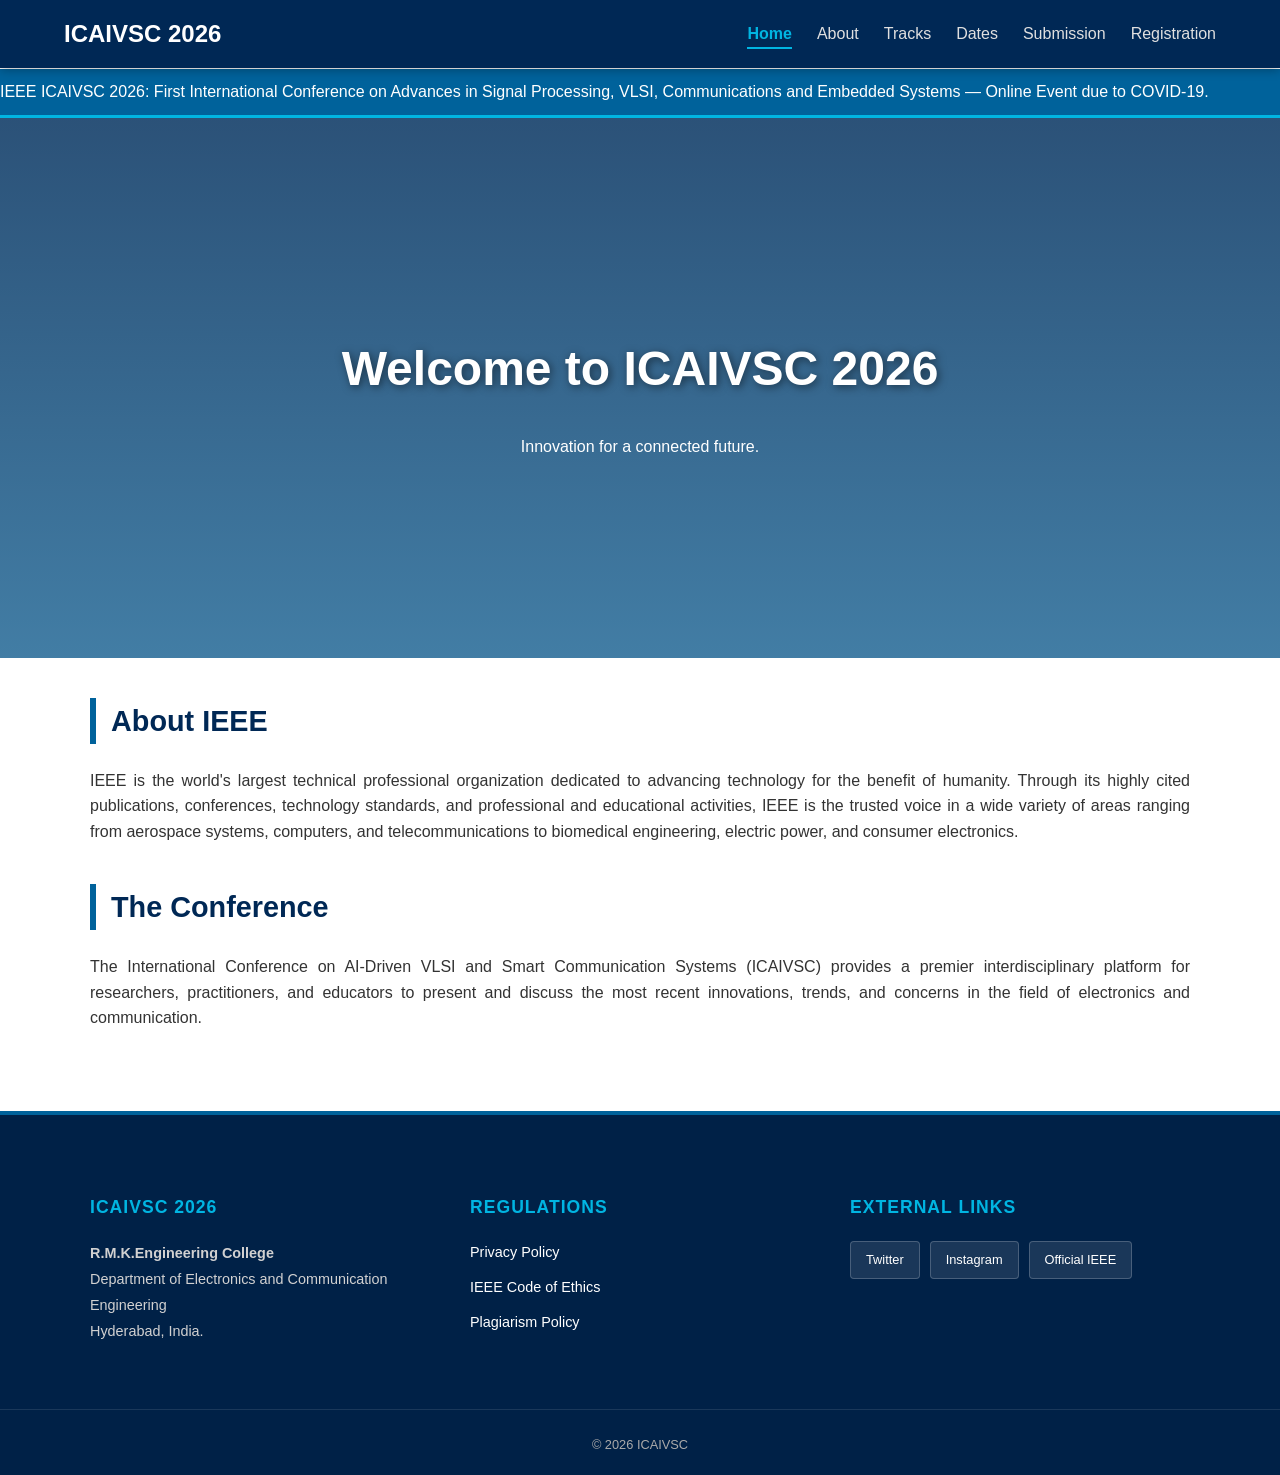
<file: index.html>
<!DOCTYPE html>
<html lang="en">
<head>
    <meta charset="UTF-8">
    <meta name="viewport" content="width=device-width, initial-scale=1.0">
    
    <title>Home | ICAIVSC 2026</title>
    <link rel="stylesheet" href="style.css">
</head>
<body>

    <nav>
    <div class="logo">ICAIVSC 2026</div>
    <button class="menu-toggle" onclick="toggleMenu()" aria-label="Toggle navigation">☰</button>
    
    <ul id="nav-links">
        <li><a href="index.html" class="active-nav">Home</a></li>
        <li><a href="about.html">About</a></li>
        <li><a href="tracks.html">Tracks</a></li>
        <li><a href="dates.html">Dates</a></li>
        <li><a href="submission.html">Submission</a></li>
        <li><a href="https://www.townscript.com/e/..." target="_blank" class="reg-link">Registration</a></li>
    </ul>
</nav>
<div id="menu-overlay" onclick="toggleMenu()"></div>

    <div class="ticker-wrap">
        <div class="ticker">
            IEEE ICAIVSC 2026: First International Conference on Advances in Signal Processing, VLSI, Communications and Embedded Systems — Online Event due to COVID-19.
        </div>
    </div>

    <div class="hero">
        <h1>Welcome to ICAIVSC 2026</h1>
        <p>Innovation for a connected future.</p>
    </div>

    <div class="content">
        <h2>About IEEE</h2>
        <p style="text-align: justify;">IEEE is the world's largest technical professional organization dedicated to advancing technology for the benefit of humanity. Through its highly cited publications, conferences, technology standards, and professional and educational activities, IEEE is the trusted voice in a wide variety of areas ranging from aerospace systems, computers, and telecommunications to biomedical engineering, electric power, and consumer electronics.</p>
        
        <h2>The Conference</h2>
        <p style="text-align: justify;">The International Conference on AI-Driven VLSI and Smart Communication Systems (ICAIVSC) provides a premier interdisciplinary platform for researchers, practitioners, and educators to present and discuss the most recent innovations, trends, and concerns in the field of electronics and communication.</p>
    </div>

   <footer>
    <div class="footer-container">
        <div class="footer-section">
            <h3>ICAIVSC 2026</h3>
            <p>
                <strong>R.M.K.Engineering College</strong><br>
                Department of Electronics and Communication Engineering<br>
                Hyderabad, India.
            </p>
        </div>

        <div class="footer-section">
            <h3>Regulations</h3>
            <ul>
                <li><a href="#">Privacy Policy</a></li>
                <li><a href="#">IEEE Code of Ethics</a></li>
                <li><a href="#">Plagiarism Policy</a></li>
            </ul>
        </div>

        <div class="footer-section">
            <h3>External Links</h3>
            <div class="social-links">
                <a href="https://twitter.com/IEEEorg" target="_blank">Twitter</a>
                <a href="https://www.instagram.com/ieeeorg" target="_blank">Instagram</a>
                <a href="https://www.ieee.org" target="_blank">Official IEEE</a>
            </div>
        </div>
    </div>

    <div class="footer-bottom">
        &copy; 2026 ICAIVSC
    </div>
</footer>
<script src="script.js"></script>
</body>
</html>
</file>
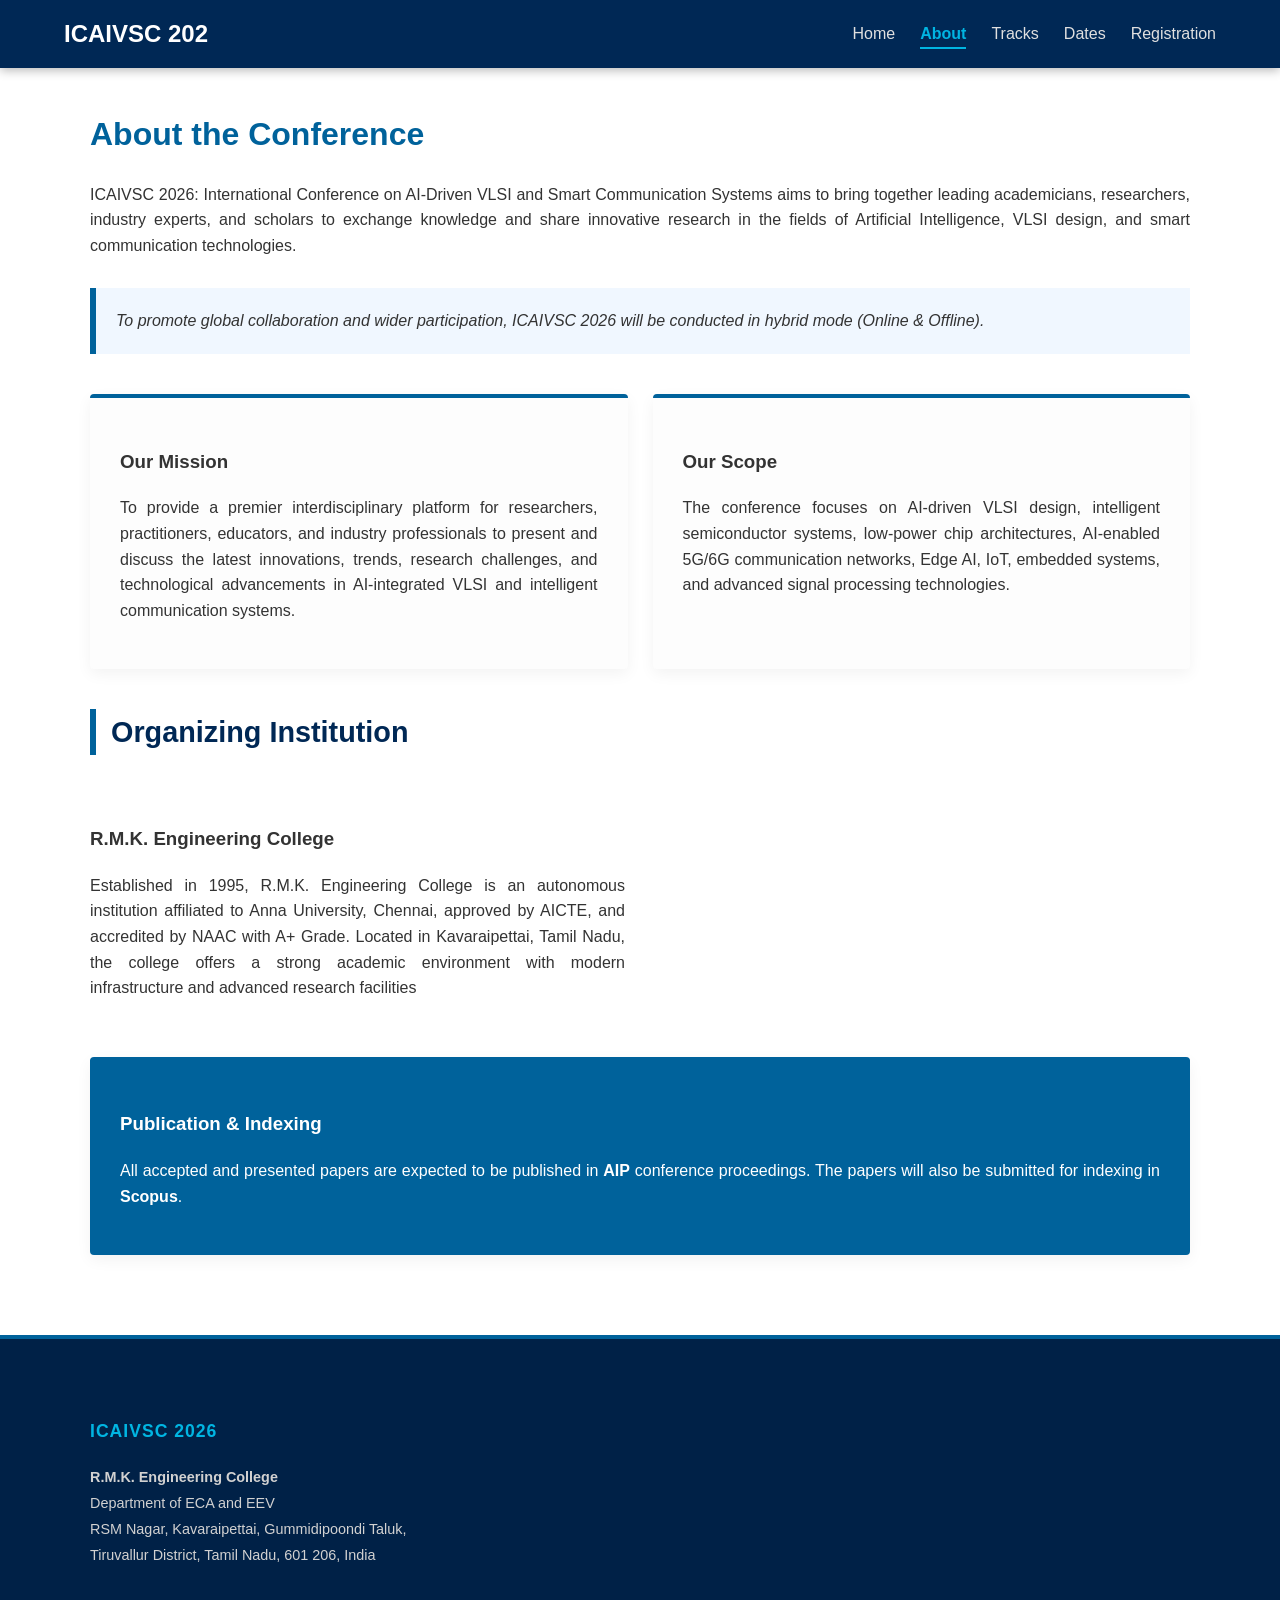
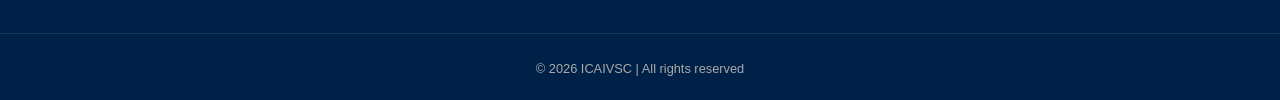
<file: about.html>
<!DOCTYPE html>
<html lang="en">
<head>
    <meta charset="UTF-8">
    <meta name="viewport" content="width=device-width, initial-scale=1.0">
    <title>About | ICAIVSC 2026</title>
    <link rel="stylesheet" href="style.css">
    <style>
        /* Extra styles specific to About page design */
        .info-grid {
            display: grid;
            grid-template-columns: repeat(auto-fit, minmax(300px, 1fr));
            gap: 25px;
            margin: 40px 0;
        }
        .info-box {
            padding: 30px;
            background: #fdfdfd;
            border-top: 4px solid var(--primary);
            box-shadow: 0 5px 15px rgba(0,0,0,0.05);
            border-radius: 4px;
        }
        .highlight-bar {
            background: #f0f7ff;
            border-left: 6px solid var(--primary);
            padding: 20px;
            margin: 30px 0;
            font-style: italic;
        }
        .venue-section {
            display: flex;
            align-items: center;
            gap: 30px;
            margin-top: 50px;
            flex-wrap: wrap;
        }
        .venue-text { flex: 1; min-width: 300px; }
        .venue-image { flex: 1; min-width: 300px; border-radius: 8px; overflow: hidden; }
    </style>
</head>
<body>
     <nav>
    <div class="logo">ICAIVSC 202</div>
    <button class="menu-toggle" onclick="toggleMenu()">☰</button>
    
    <ul id="nav-links">
        <li><a href="index.html">Home</a></li>
<li><a href="about.html" class="active-nav">About</a></li>        <li><a href="tracks.html">Tracks</a></li>
        <li><a href="dates.html">Dates</a></li>
        <li><a href="https://www.townscript.com/e/..." target="_blank" class="reg-link">Registration</a></li>
    </ul>
</nav>

    <div class="content">
        <h1 style="color: var(--primary);">About the Conference</h1>
        <p style="text-align: justify;">ICAIVSC 2026: International Conference on AI-Driven VLSI and Smart Communication Systems aims to bring together leading academicians, researchers, industry experts, and scholars to exchange knowledge and share innovative research in the fields of Artificial Intelligence, VLSI design, and smart communication technologies.</p>
        
        <div class="highlight-bar">
            To promote global collaboration and wider participation, ICAIVSC 2026 will be conducted in hybrid mode (Online & Offline).
        </div>

        <div class="info-grid">
            <div class="info-box">
                <h3>Our Mission</h3>
                <p style="text-align: justify;">To provide a premier interdisciplinary platform for researchers, practitioners, educators, and industry professionals to present and discuss the latest innovations, trends, research challenges, and technological advancements in AI-integrated VLSI and intelligent communication systems.</p>
            </div>
            <div class="info-box">
                <h3>Our Scope</h3>
                <p style="text-align: justify;">The conference focuses on AI-driven VLSI design, intelligent semiconductor systems, low-power chip architectures, AI-enabled 5G/6G communication networks, Edge AI, IoT, embedded systems, and advanced signal processing technologies.</p>
            </div>
        </div>

        <h2>Organizing Institution</h2>
        <div class="venue-section">
            <div class="venue-text">
                <h3>R.M.K. Engineering College</h3>
                <p style="text-align: justify;">Established in 1995, R.M.K. Engineering College is an autonomous institution affiliated to Anna University, Chennai, approved by AICTE, and accredited by NAAC with A+ Grade. Located in Kavaraipettai, Tamil Nadu, the college offers a strong academic environment with modern infrastructure and advanced research facilities</p> 

            </div>
            <div class="venue-image">
                
            </div>
        </div>

        <div class="info-box" style="margin-top: 40px; background: var(--primary); color: white;">
            <h3 style="color: white;">Publication & Indexing</h3>
            <p style="text-align: justify;">All accepted and presented papers are expected to be published in <strong>AIP</strong> conference proceedings. The papers will also be submitted for indexing in <strong>Scopus</strong>.</p>
        </div>
    </div>

    <footer>
    <div class="footer-container">
        <div class="footer-section">
            <h3>ICAIVSC 2026</h3>
            <p>
                <strong>R.M.K. Engineering College</strong><br>
                Department of ECA and EEV<br>
                RSM Nagar, Kavaraipettai, Gummidipoondi Taluk,<br>
                Tiruvallur District, Tamil Nadu, 601 206, India
            </p>
        </div>

        

    </div>

    <div class="footer-bottom">
        &copy; 2026 ICAIVSC | All rights reserved
    </div>
</footer>
<script src="script.js"></script>
</body>
</html>
</file>
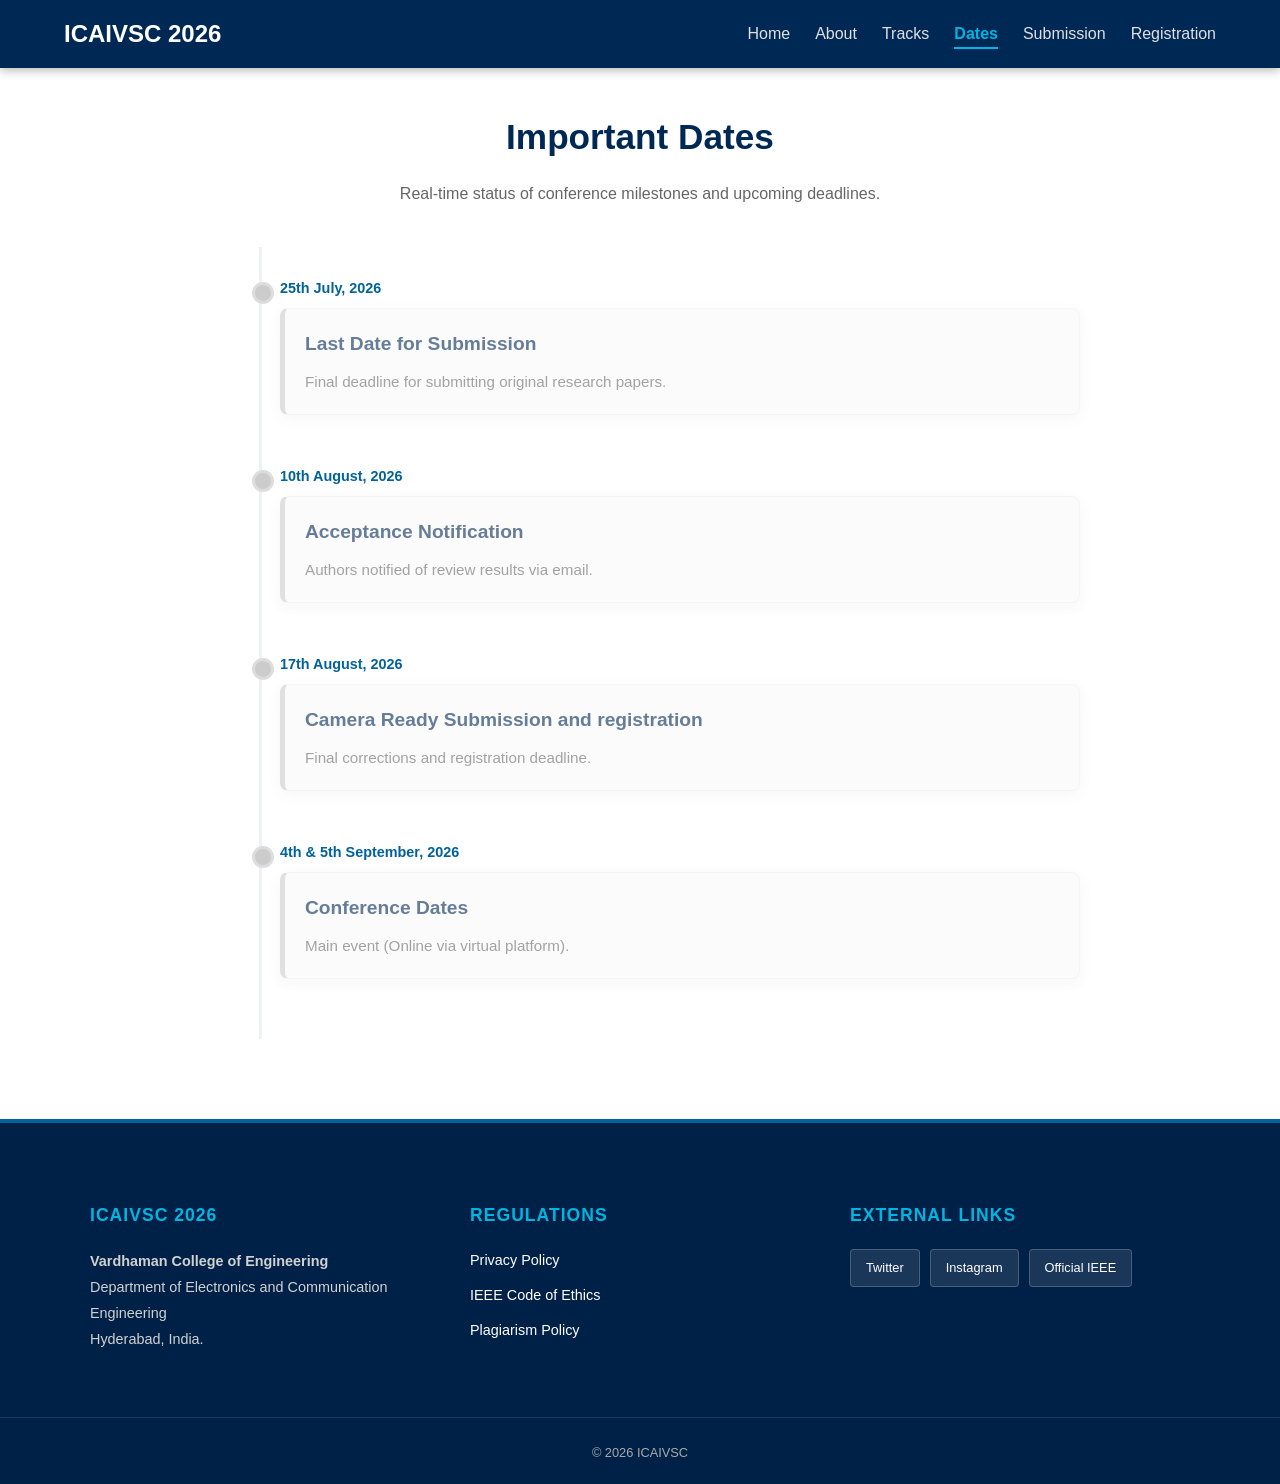
<file: dates.html>
<!DOCTYPE html>
<html lang="en">
<head>
    <meta charset="UTF-8">
    <meta name="viewport" content="width=device-width, initial-scale=1.0">
    <title>Important Dates | ICAIVSC 2026</title>
    <link rel="stylesheet" href="style.css">
</head>
<body>
    <nav>
    <div class="logo">ICAIVSC 2026</div>
    <button class="menu-toggle" onclick="toggleMenu()">☰</button>
    
    <ul id="nav-links">
        <li><a href="index.html">Home</a></li>
        <li><a href="about.html">About</a></li>
        <li><a href="tracks.html">Tracks</a></li>
        <li><a href="dates.html" class="active-nav">Dates</a></li>
        <li><a href="dates.html">Submission</a></li>

        <li><a href="https://www.townscript.com/e/..." target="_blank" class="reg-link">Registration</a></li>
    </ul>
</nav>
   
  <div class="content">
    <h1 class="page-title">Important Dates</h1>
    <p class="intro-text">Real-time status of conference milestones and upcoming deadlines.</p>
    
    <div class="timeline" id="conference-timeline">
    <div class="timeline-item" data-date="2026-07-25">
        <div class="timeline-dot"></div>
        <div class="timeline-date">25th July, 2026</div>
        <div class="timeline-content">
            <h3>Last Date for Submission</h3>
            <p>Final deadline for submitting original research papers.</p>
        </div>
    </div>

    <div class="timeline-item" data-date="2026-08-10">
        <div class="timeline-dot"></div>
        <div class="timeline-date">10th August, 2026</div>
        <div class="timeline-content">
            <h3>Acceptance Notification</h3>
            <p>Authors notified of review results via email.</p>
        </div>
    </div>

    <div class="timeline-item" data-date="2026-08-17">
        <div class="timeline-dot"></div>
        <div class="timeline-date">17th August, 2026</div>
        <div class="timeline-content">
            <h3>Camera Ready Submission and registration</h3>
            <p>Final corrections and registration deadline.</p>
        </div>
    </div>

    <div class="timeline-item" data-date="2026-09-04">
        <div class="timeline-dot"></div>
        <div class="timeline-date">4th & 5th September, 2026</div>
        <div class="timeline-content">
            <h3>Conference Dates</h3>
            <p>Main event (Online via virtual platform).</p>
        </div>
    </div>
</div>
</div>
</div>
    <footer>
    <div class="footer-container">
        <div class="footer-section">
            <h3>ICAIVSC 2026</h3>
            <p>
                <strong>Vardhaman College of Engineering</strong><br>
                Department of Electronics and Communication Engineering<br>
                Hyderabad, India.
            </p>
        </div>

        <div class="footer-section">
            <h3>Regulations</h3>
            <ul>
                <li><a href="#">Privacy Policy</a></li>
                <li><a href="#">IEEE Code of Ethics</a></li>
                <li><a href="#">Plagiarism Policy</a></li>
            </ul>
        </div>

        <div class="footer-section">
            <h3>External Links</h3>
            <div class="social-links">
                <a href="https://twitter.com/IEEEorg" target="_blank">Twitter</a>
                <a href="https://www.instagram.com/ieeeorg" target="_blank">Instagram</a>
                <a href="https://www.ieee.org" target="_blank">Official IEEE</a>
            </div>
        </div>
    </div>

    <div class="footer-bottom">
        &copy; 2026 ICAIVSC 
    </div>
</footer>
<script src="script.js"></script>
</body>
</html>
</file>
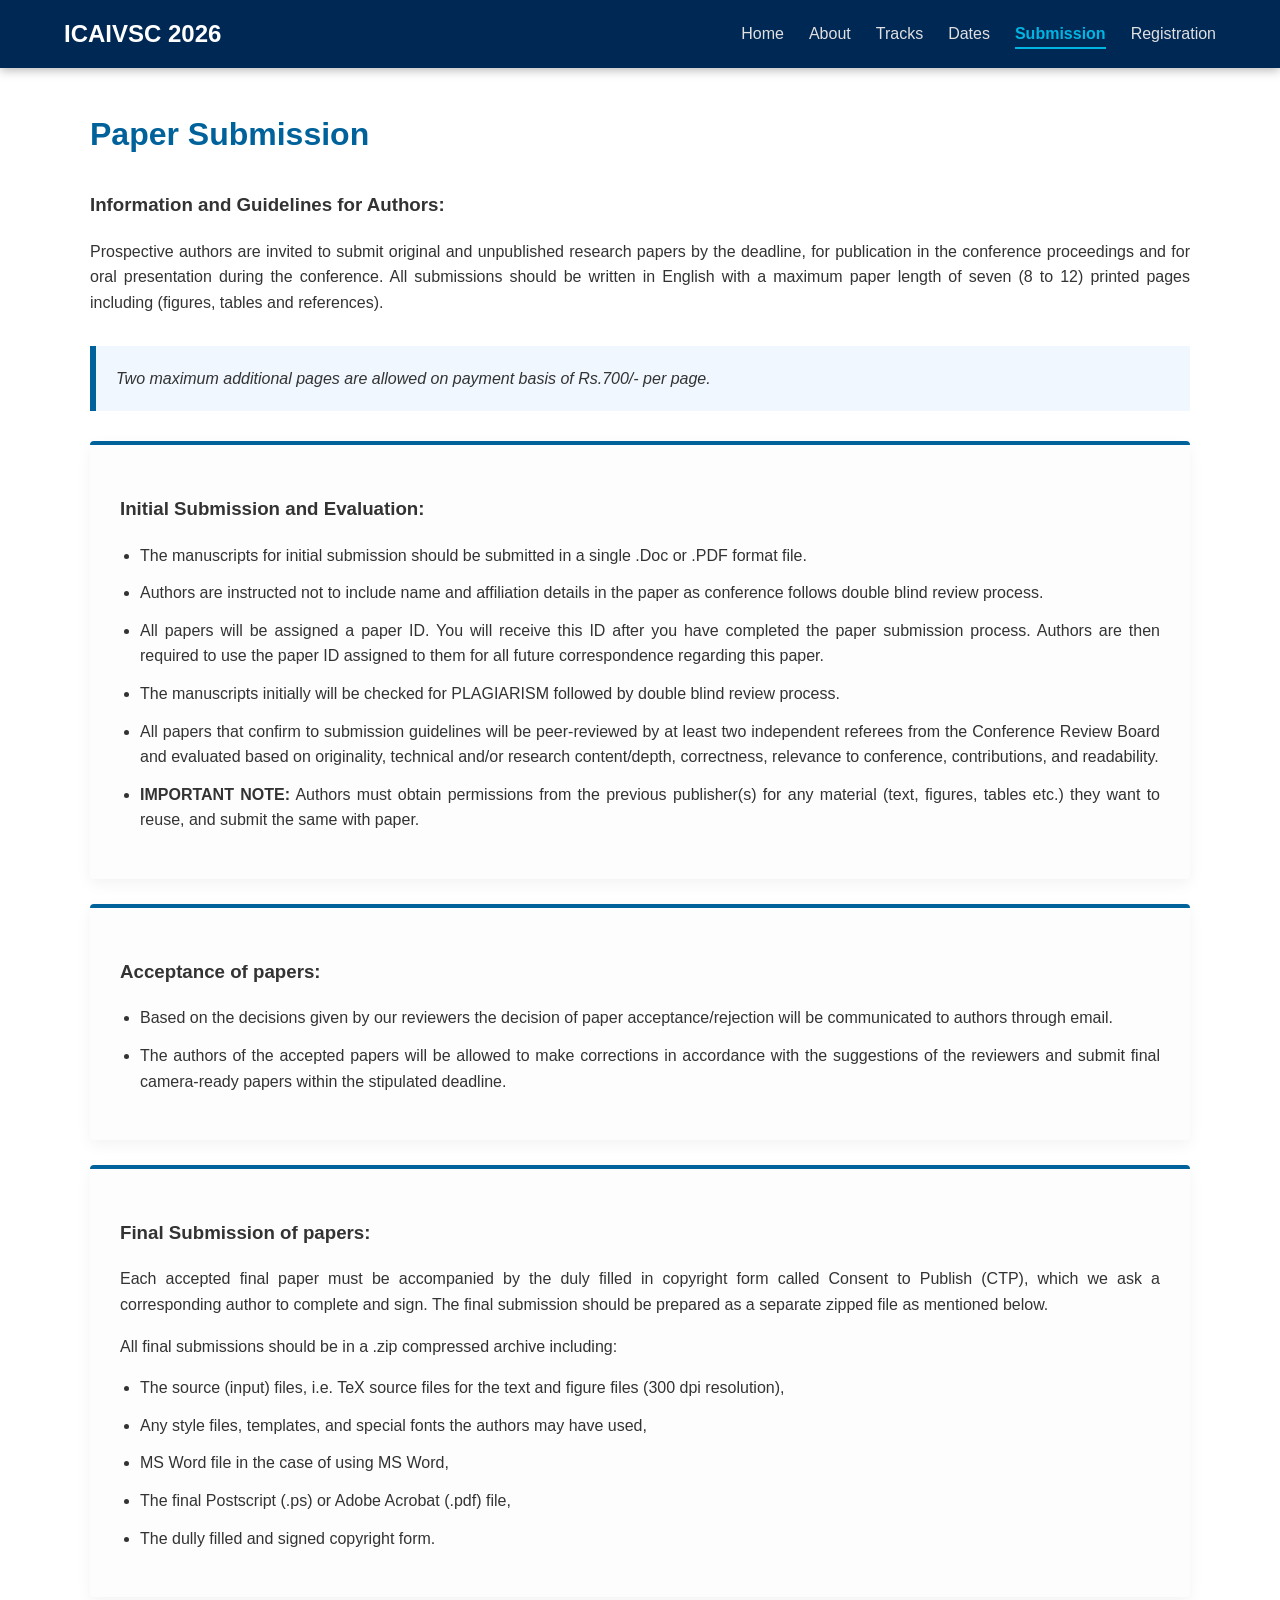
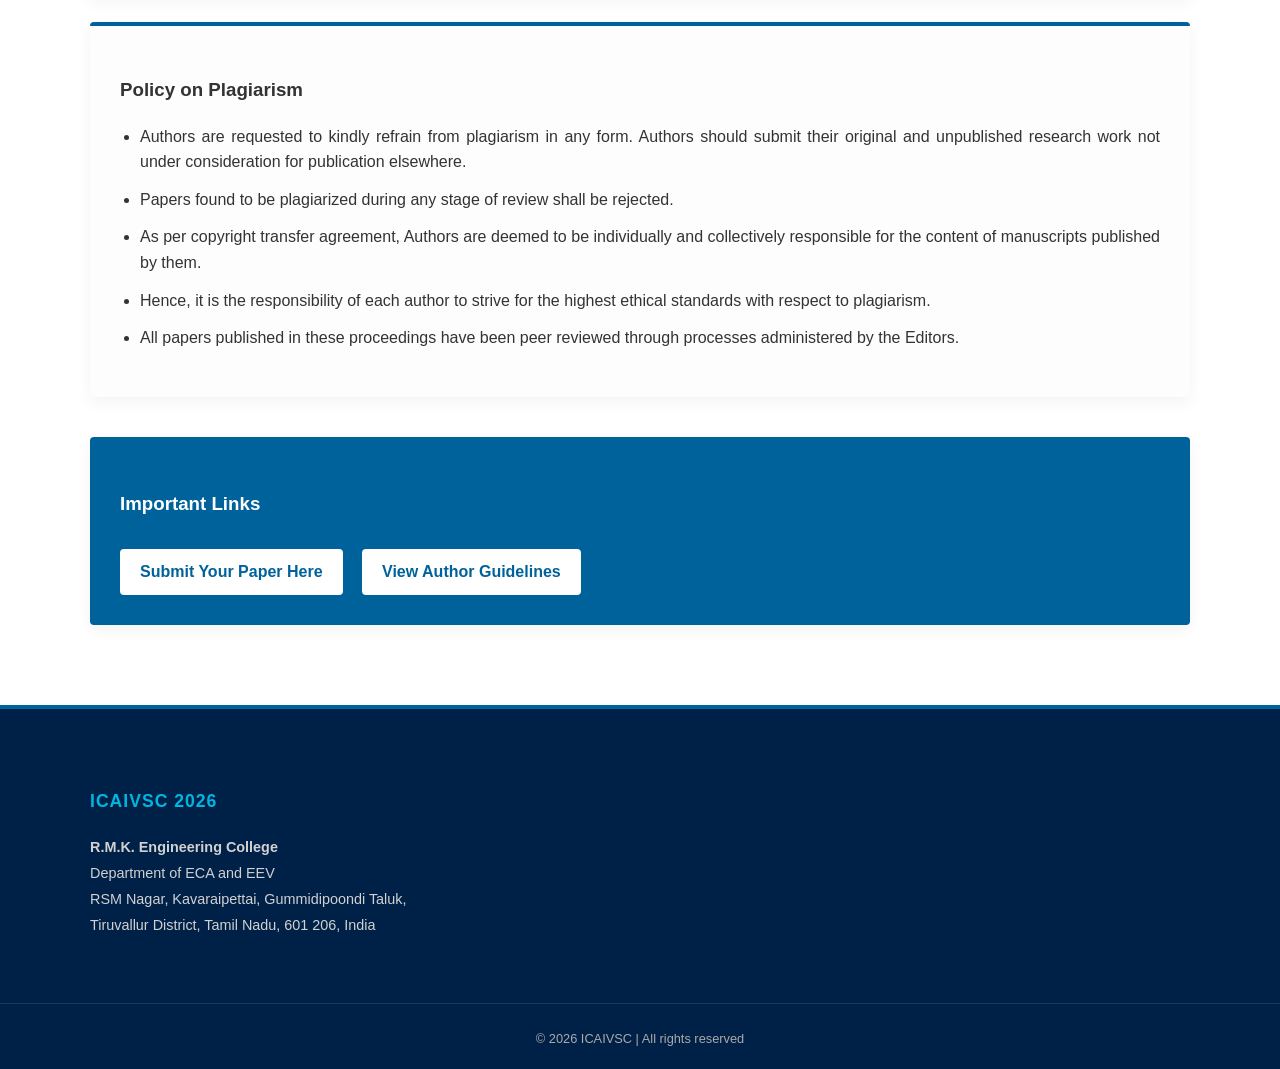
<file: submission.html>
<!DOCTYPE html>
<html lang="en">
<head>
    <meta charset="UTF-8">
    <meta name="viewport" content="width=device-width, initial-scale=1.0">
    <title>Submission | ICAIVSC 2026</title>
    <link rel="stylesheet" href="style.css">
    <style>
        /* Extra styles specific to the page design */
        .info-grid {
            display: grid;
            grid-template-columns: repeat(auto-fit, minmax(300px, 1fr));
            gap: 25px;
            margin: 40px 0;
        }
        .info-box {
            padding: 30px;
            background: #fdfdfd;
            border-top: 4px solid var(--primary, #0056b3); /* Fallback color added in case var is missing */
            box-shadow: 0 5px 15px rgba(0,0,0,0.05);
            border-radius: 4px;
            margin-bottom: 25px;
        }
        .info-box ul {
            padding-left: 20px;
        }
        .info-box li {
            text-align: justify;
            margin-bottom: 12px;
            line-height: 1.6;
        }
        .highlight-bar {
            background: #f0f7ff;
            border-left: 6px solid var(--primary, #0056b3);
            padding: 20px;
            margin: 30px 0;
            font-style: italic;
        }
        .link-button {
            display: inline-block;
            background: #fff;
            color: var(--primary, #0056b3);
            padding: 10px 20px;
            text-decoration: none;
            border-radius: 4px;
            font-weight: bold;
            margin-top: 10px;
            margin-right: 15px;
        }
        .link-button:hover {
            background: #f0f0f0;
        }
    </style>
</head>
<body>
    <nav>
        <div class="logo">ICAIVSC 2026</div>
        <button class="menu-toggle" onclick="toggleMenu()">☰</button>
        
        <ul id="nav-links">
            <li><a href="index.html">Home</a></li>
            <li><a href="about.html">About</a></li>
            <li><a href="tracks.html">Tracks</a></li>
            <li><a href="dates.html">Dates</a></li>
            <li><a href="submission.html" class="active-nav">Submission</a></li>
            <li><a href="https://www.townscript.com/e/..." target="_blank" class="reg-link">Registration</a></li>
        </ul>
    </nav>

    <div class="content">
        <h1 style="color: var(--primary, #0056b3);">Paper Submission</h1>
        
        <h3 style="margin-top: 30px;">Information and Guidelines for Authors:</h3>
        <p style="text-align: justify;">Prospective authors are invited to submit original and unpublished research papers by the deadline, for publication in the conference proceedings and for oral presentation during the conference. All submissions should be written in English with a maximum paper length of seven (8 to 12) printed pages including (figures, tables and references).</p>
        
        <div class="highlight-bar">
            Two maximum additional pages are allowed on payment basis of Rs.700/- per page.
        </div>

        <div class="info-box">
            <h3>Initial Submission and Evaluation:</h3>
            <ul>
                <li>The manuscripts for initial submission should be submitted in a single .Doc or .PDF format file.</li>
                <li>Authors are instructed not to include name and affiliation details in the paper as conference follows double blind review process.</li>
                <li>All papers will be assigned a paper ID. You will receive this ID after you have completed the paper submission process. Authors are then required to use the paper ID assigned to them for all future correspondence regarding this paper.</li>
                <li>The manuscripts initially will be checked for PLAGIARISM followed by double blind review process.</li>
                <li>All papers that confirm to submission guidelines will be peer-reviewed by at least two independent referees from the Conference Review Board and evaluated based on originality, technical and/or research content/depth, correctness, relevance to conference, contributions, and readability.</li>
                <li><strong>IMPORTANT NOTE:</strong> Authors must obtain permissions from the previous publisher(s) for any material (text, figures, tables etc.) they want to reuse, and submit the same with paper.</li>
            </ul>
        </div>

        <div class="info-box">
            <h3>Acceptance of papers:</h3>
            <ul>
                <li>Based on the decisions given by our reviewers the decision of paper acceptance/rejection will be communicated to authors through email.</li>
                <li>The authors of the accepted papers will be allowed to make corrections in accordance with the suggestions of the reviewers and submit final camera-ready papers within the stipulated deadline.</li>
            </ul>
        </div>

        <div class="info-box">
            <h3>Final Submission of papers:</h3>
            <p style="text-align: justify; margin-bottom: 15px;">Each accepted final paper must be accompanied by the duly filled in copyright form called Consent to Publish (CTP), which we ask a corresponding author to complete and sign. The final submission should be prepared as a separate zipped file as mentioned below.</p>
            <p style="text-align: justify; margin-bottom: 15px;">All final submissions should be in a .zip compressed archive including:</p>
            <ul>
                <li>The source (input) files, i.e. TeX source files for the text and figure files (300 dpi resolution),</li>
                <li>Any style files, templates, and special fonts the authors may have used,</li>
                <li>MS Word file in the case of using MS Word,</li>
                <li>The final Postscript (.ps) or Adobe Acrobat (.pdf) file,</li>
                <li>The dully filled and signed copyright form.</li>
            </ul>
        </div>

        <div class="info-box">
            <h3>Policy on Plagiarism</h3>
            <ul>
                <li>Authors are requested to kindly refrain from plagiarism in any form. Authors should submit their original and unpublished research work not under consideration for publication elsewhere.</li>
                <li>Papers found to be plagiarized during any stage of review shall be rejected.</li>
                <li>As per copyright transfer agreement, Authors are deemed to be individually and collectively responsible for the content of manuscripts published by them.</li>
                <li>Hence, it is the responsibility of each author to strive for the highest ethical standards with respect to plagiarism.</li>
                <li>All papers published in these proceedings have been peer reviewed through processes administered by the Editors.</li>
            </ul>
        </div>

        <div class="info-box" style="margin-top: 40px; background: var(--primary, #0056b3); color: white;">
            <h3 style="color: white; margin-bottom: 20px;">Important Links</h3>
            <a href="https://cmt3.research.microsoft.com/User/Login?ReturnUrl=%2FICMLSC2020" target="_blank" class="link-button">Submit Your Paper Here</a>
            <a href="https://publishingsupport.iopscience.iop.org/author-guidelines-for-conference-proceedings/" target="_blank" class="link-button">View Author Guidelines</a>
        </div>
    </div>

    <footer>
        <div class="footer-container">
            <div class="footer-section">
                <h3>ICAIVSC 2026</h3>
                <p>
                    <strong>R.M.K. Engineering College</strong><br>
                    Department of ECA and EEV<br>
                    RSM Nagar, Kavaraipettai, Gummidipoondi Taluk,<br>
                    Tiruvallur District, Tamil Nadu, 601 206, India
                </p>
            </div>
        </div>

        <div class="footer-bottom">
            &copy; 2026 ICAIVSC | All rights reserved
        </div>
    </footer>
    <script src="script.js"></script>
</body>
</html>
</file>
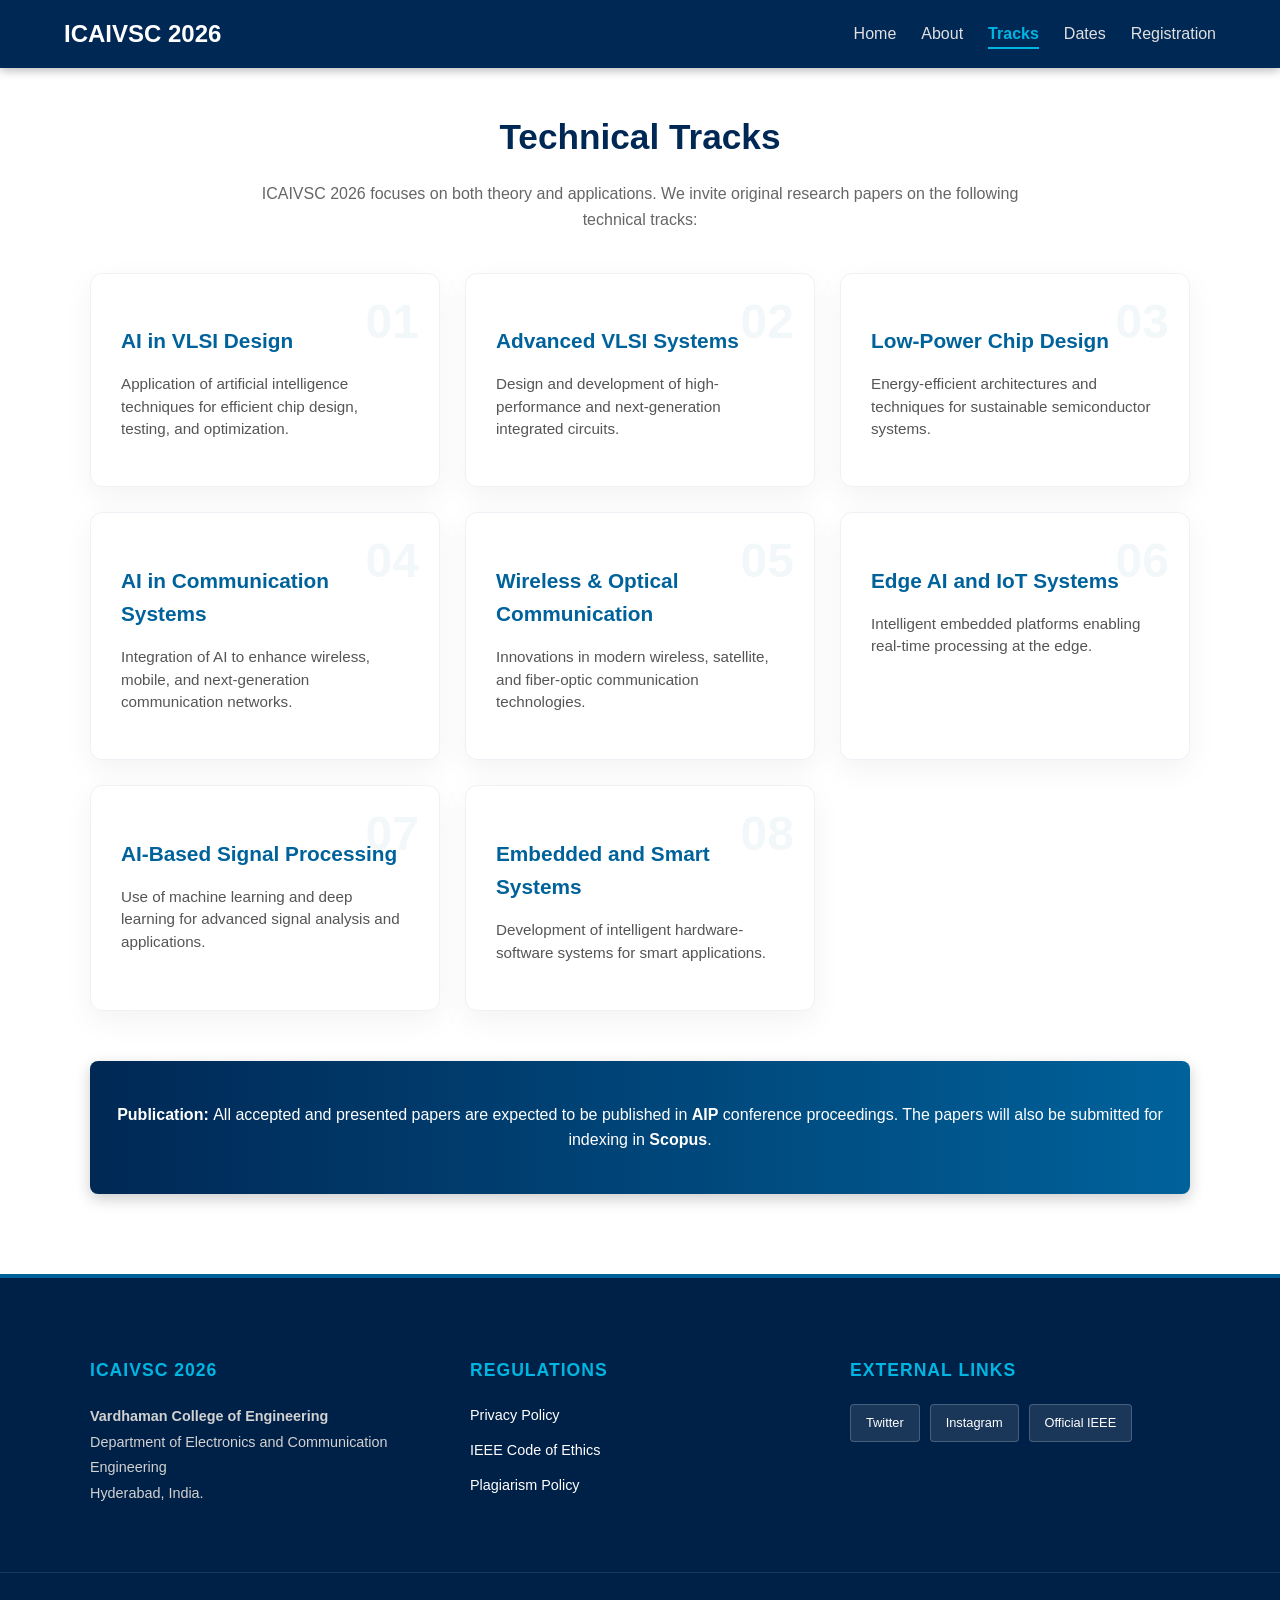
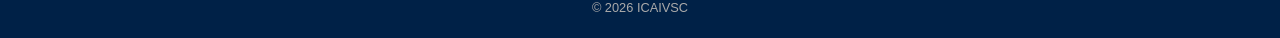
<file: tracks.html>
<!DOCTYPE html>
<html lang="en">
<head>
    <meta charset="UTF-8">
    <meta name="viewport" content="width=device-width, initial-scale=1.0">
    <title>Tracks | ICAIVSC 2026</title>
    <link rel="stylesheet" href="style.css">
</head>
<body>
     <nav>
    <div class="logo">ICAIVSC 2026</div>
    <button class="menu-toggle" onclick="toggleMenu()">☰</button>
    
    <ul id="nav-links">
        <li><a href="index.html">Home</a></li>
        <li><a href="about.html">About</a></li>
        <li><a href="tracks.html" class="active-nav">Tracks</a></li>
        <li><a href="dates.html">Dates</a></li>
        <li><a href="https://www.townscript.com/e/..." target="_blank" class="reg-link">Registration</a></li>
    </ul>
</nav>
    <div class="content">
        <h1 class="page-title">Technical Tracks</h1>
        <p class="intro-text">ICAIVSC 2026 focuses on both theory and applications. We invite original research papers on the following technical tracks:</p>
        
        <div class="tracks-container">
    <div class="track-card">
        <div class="track-number">01</div>
        <h3>AI in VLSI Design</h3>
        <p>Application of artificial intelligence techniques for efficient chip design, testing, and optimization.</p>
    </div>

    <div class="track-card">
        <div class="track-number">02</div>
        <h3>Advanced VLSI Systems</h3>
        <p>Design and development of high-performance and next-generation integrated circuits.</p>
    </div>

    <div class="track-card">
        <div class="track-number">03</div>
        <h3>Low-Power Chip Design</h3>
        <p>Energy-efficient architectures and techniques for sustainable semiconductor systems.</p>
    </div>

    <div class="track-card">
        <div class="track-number">04</div>
        <h3>AI in Communication Systems</h3>
        <p>Integration of AI to enhance wireless, mobile, and next-generation communication networks.</p>
    </div>

    <div class="track-card">
        <div class="track-number">05</div>
        <h3>Wireless & Optical Communication</h3>
        <p>Innovations in modern wireless, satellite, and fiber-optic communication technologies.</p>
    </div>

    <div class="track-card">
        <div class="track-number">06</div>
        <h3>Edge AI and IoT Systems</h3>
        <p>Intelligent embedded platforms enabling real-time processing at the edge.</p>
    </div>

    <div class="track-card">
        <div class="track-number">07</div>
        <h3>AI-Based Signal Processing</h3>
        <p>Use of machine learning and deep learning for advanced signal analysis and applications.</p>
    </div>

    <div class="track-card">
        <div class="track-number">08</div>
        <h3>Embedded and Smart Systems</h3>
        <p>Development of intelligent hardware-software systems for smart applications.</p>
    </div>
</div>

        <div class="info-highlight">
            <p><strong>Publication: </strong>All accepted and presented papers are expected to be published in <strong>AIP</strong> conference proceedings. The papers will also be submitted for indexing in <strong>Scopus</strong>.</p>
        </div>
    </div>
    <footer>
    <div class="footer-container">
        <div class="footer-section">
            <h3>ICAIVSC 2026</h3>
            <p>
                <strong>Vardhaman College of Engineering</strong><br>
                Department of Electronics and Communication Engineering<br>
                Hyderabad, India.
            </p>
        </div>

        <div class="footer-section">
            <h3>Regulations</h3>
            <ul>
                <li><a href="#">Privacy Policy</a></li>
                <li><a href="#">IEEE Code of Ethics</a></li>
                <li><a href="#">Plagiarism Policy</a></li>
            </ul>
        </div>

        <div class="footer-section">
            <h3>External Links</h3>
            <div class="social-links">
                <a href="https://twitter.com/IEEEorg" target="_blank">Twitter</a>
                <a href="https://www.instagram.com/ieeeorg" target="_blank">Instagram</a>
                <a href="https://www.ieee.org" target="_blank">Official IEEE</a>
            </div>
        </div>
    </div>

    <div class="footer-bottom">
        &copy; 2026 ICAIVSC
    </div>
</footer>
<script src="script.js"></script>
</body>
</html>
</file>
<file: style.css>
/* style.css */
html, body {
    overflow-x: hidden; /* Prevents the 'blue line' or side scrolling */
    width: 100%;
    margin: 0;
    padding: 0;
}
:root {
    --primary: #00629b; /* IEEE Blue */
    --dark-navy: #002855; /* Deep Professional Navy */
    --accent: #00b5e2; /* Light Blue Accent */
    --text: #333;
    --light-bg: #f8f9fa; /* Soft Gray for alternating sections */
    --white: #ffffff;
}

body {
    padding-top: 69px; 
    
    /* Keep your existing body styles below */
    font-family: 'Segoe UI', Tahoma, Geneva, Verdana, sans-serif;
    margin: 0;
    overflow-x: hidden;
    font-family: 'Segoe UI', Tahoma, Geneva, Verdana, sans-serif;
    margin: 0;
    color: var(--text);
    background-color: var(--white);
    line-height: 1.6;
}
/* Navigation Bar Base */
nav {
    background: var(--dark-navy);
    display: flex;
    justify-content: space-between;
    align-items: center;
    padding: 15px 5%;
    
    /* THE FIX: Fixed positioning */
    position: fixed; 
    top: 0;
    left: 0;
    width: 100%; /* Ensures it covers the full width */
    box-sizing: border-box; /* Prevents padding from adding to the width */
    
    z-index: 2000; /* High z-index to stay above all other content */
    box-shadow: 0 2px 10px rgba(0,0,0,0.3);
}

.logo {
    color: white;
    font-weight: bold;
    font-size: 1.5rem;
}

/* Laptop View (Desktop) */
nav ul {
    display: flex;
    list-style: none;
    margin: 0;
    padding: 0;
}

nav ul li { margin-left: 25px; }
nav ul li a.active-nav {
    color: var(--accent) !important; /* Changes color to your electric blue accent */
    font-weight: 800; /* Makes it extra bold */
    border-bottom: 2px solid var(--accent); /* Adds a professional underline */
    padding-bottom: 5px;
}
nav ul li a {
    color: #e0e0e0;
    text-decoration: none;
    font-weight: 500;
    transition: 0.3s;
}
nav ul li a:hover {
    color: var(--white);
    opacity: 1;
}

.menu-toggle { display: none; }

/* Mobile View (Drawer Design) */
@media (max-width: 768px) {
    .menu-toggle {
        display: block;
        background: none;
        border: none;
        color: white;
        font-size: 1.8rem;
        cursor: pointer;
        z-index: 1002;
    }

    nav ul {
        position: fixed;
        top: 0;
        right: -300px; /* Hidden off-screen */
        width: 260px;
        height: 100vh;
        background: var(--dark-navy);
        flex-direction: column;
        padding: 80px 20px;
        transition: right 0.4s ease;
        z-index: 1001;
        box-shadow: -5px 0 15px rgba(0,0,0,0.3);
    }

    nav ul.active { right: 0; } /* Slide in effect */

    nav ul li {
        margin: 20px 0;
        border-bottom: 1px solid rgba(255,255,255,0.1);
    }

    #menu-overlay {
        display: none;
        position: fixed;
        top: 0;
        left: 0;
        width: 100%;
        height: 100%;
        background: rgba(0,0,0,0.5);
        z-index: 999;
    }
}   
/* --- HERO SECTION --- */
.hero {
    height: 60vh;
    /* Professional Gradient Overlay */
    background: linear-gradient(rgba(0, 40, 85, 0.85), rgba(0, 98, 155, 0.7)), 
                url('https://images.unsplash.com/photo-1587825140708-dfaf72ae4b04?q=80&w=1170&auto=format&fit=crop');
    background-size: cover;
    background-attachment: fixed;
    background-position: center;
    display: flex;
    flex-direction: column;
    justify-content: center;
    align-items: center;
    text-align: center;
    color: white; /* Text color inside Hero */
}

.hero h1 {
    font-size: 3rem;
    margin-bottom: 10px;
    text-shadow: 2px 2px 8px rgba(0,0,0,0.5);
}

/* --- TICKER (Endless Animation) --- */
.ticker-wrap {
    width: 100%;
    overflow: hidden;
    background: var(--primary);
    color: white;
    padding: 10px 0;
    border-bottom: 3px solid var(--accent);
}

.ticker {
    display: inline-block;
    white-space: nowrap;
    animation: marquee 35s linear infinite; /* Slightly slower for better reading */
    font-weight: 500;
}

@keyframes marquee {
    0% { transform: translateX(100%); }
    100% { transform: translateX(-100%); }
}

/* --- CONTENT BOXES & LAYOUT --- */
.content {
    max-width: 1100px;
    margin: 40px auto;
    padding: 0 25px;
}

/* A new class for sections that need a gray background */
.gray-section {
    background-color: var(--light-bg);
    padding: 60px 0;
    border-top: 1px solid #eee;
    border-bottom: 1px solid #eee;
}

h2 {
    color: var(--dark-navy);
    border-left: 6px solid var(--primary); /* Shifted from bottom to side for modern look */
    padding-left: 15px;
    margin-top: 40px;
    font-size: 1.8rem;
}

/* Design for info cards (Use these in your HTML) */
.info-card {
    background: var(--white);
    padding: 25px;
    border-radius: 8px;
    border: 1px solid #e0e0e0;
    border-top: 5px solid var(--primary); /* Important IEEE Blue Accent */
    box-shadow: 0 6px 15px rgba(0,0,0,0.05);
    transition: 0.3s ease-in-out;
    margin: 20px 0;
}

.info-card:hover {
    transform: translateY(-5px);
    box-shadow: 0 12px 25px rgba(0,0,0,0.1);
}
/* Enhanced Footer Styles */
footer {
    background: #002147; /* Professional Oxford Blue */
    color: #ffffff;
    padding: 60px 0 20px 0;
    margin-top: 80px;
    font-size: 0.9rem;
    border-top: 4px solid #00629b; /* IEEE Blue accent line */
}

.footer-container {
    max-width: 1100px;
    margin: 0 auto;
    display: grid;
    /* Creates 3 equal columns */
    grid-template-columns: repeat(auto-fit, minmax(250px, 1fr)); 
    gap: 40px;
    padding: 0 20px;
}

.footer-section h3 {
    color: #00b5e2; /* Bright accent for headings */
    margin-bottom: 20px;
    font-size: 1.1rem;
    text-transform: uppercase;
    letter-spacing: 1px;
}

.footer-section p {
    line-height: 1.8;
    color: #d1d1d1;
}

.footer-section ul {
    list-style: none;
    padding: 0;
}

.footer-section ul li {
    margin-bottom: 12px;
}

.footer-section a {
    color: #ffffff;
    text-decoration: none;
    transition: 0.3s ease;
    display: inline-block;
}

.footer-section a:hover {
    color: #00b5e2;
    transform: translateX(5px); /* Subtle slide effect on hover */
}

/* Social Link Boxes */
.social-links {
    display: flex;
    gap: 10px;
    flex-wrap: wrap;
    margin-top: 15px;
}

.social-links a {
    background: rgba(255, 255, 255, 0.1);
    padding: 8px 15px;
    border-radius: 4px;
    font-size: 0.8rem;
    border: 1px solid rgba(255, 255, 255, 0.2);
}

.social-links a:hover {
    background: #00629b;
    border-color: #00b5e2;
}

.footer-bottom {
    text-align: center;
    border-top: 1px solid rgba(255, 255, 255, 0.1);
    margin-top: 50px;
    padding-top: 25px;
    color: #aaaaaa;
    font-size: 0.8rem;
}/* --- 1. GENERAL MENU TOGGLE STYLE --- */
.menu-toggle {
    display: none; 
    background: none;
    border: none;
    color: white;
    font-size: 1.8rem;
    cursor: pointer;
    padding: 10px;
    z-index: 1002; /* Ensures button stays on top of the drawer */
}

/* --- 2. PROFESSIONAL MOBILE DRAWER (Right-Side Box) --- */
@media (max-width: 768px) {
    .menu-toggle {
        display: block;
    }

    nav {
        justify-content: space-between;
        padding: 10px 5%;
    }

    /* THE VERTICAL DRAWER BOX */
    nav ul {
        display: flex;
        flex-direction: column;
        
        /* Positioning logic for Right-Side Box */
       position: fixed;
        top: 0;
        right: -300px; /* Increased from -280px to ensure it is fully hidden */
        width: 260px;
        height: 100vh;
        transition: right 0.4s ease-in-out;
        
        /* Professional Navy Theme */
        background: var(--dark-navy);
        padding: 80px 20px 20px 20px; /* Top padding to avoid covering toggle */
        box-shadow: -5px 0 15px rgba(0,0,0,0.3);
        z-index: 1001;
        
        /* Smooth Slide Animation */
        transition: right 0.4s ease-in-out;
    }

    /* THE 'ACTIVE' STATE (Toggled via JS) */
    nav ul.active {
        right: 0; /* Slides into view from the right */
       
    }

    nav ul li {
        margin: 15px 0;
        text-align: left;
        border-bottom: 1px solid rgba(255, 255, 255, 0.1);
        padding-bottom: 10px;
    }

    /* --- General Layout Fixes for Mobile --- */
    .hero { height: 50vh; padding: 20px; }
    .hero h1 { font-size: 1.8rem; }
    .info-grid, .committee-grid { grid-template-columns: 1fr; }
    .venue-section { flex-direction: column; }
    .footer-container { grid-template-columns: 1fr; text-align: center; }
    
    table {
        display: block;
        overflow-x: auto;
        white-space: nowrap;
    }
}

/* --- 3. LAPTOP VIEW FIX --- */
@media (min-width: 769px) {
    nav ul {
        display: flex !important;
        flex-direction: row;
        position: static;
        width: auto;
        height: auto;
        background: none;
        box-shadow: none;
        padding: 0;
        right: auto; /* Resets the right-side positioning */
    }
}
/* Page Title and Intro */
.page-title {
    color: var(--dark-navy);
    font-size: 2.2rem;
    margin-bottom: 10px;
    text-align: center;
}

.intro-text {
    text-align: center;
    color: #666;
    margin-bottom: 40px;
    max-width: 800px;
    margin-left: auto;
    margin-right: auto;
}

/* Tracks Grid System */
.tracks-container {
    display: grid;
    grid-template-columns: repeat(auto-fit, minmax(280px, 1fr));
    gap: 25px;
    margin-top: 20px;
}

/* Individual Track Card Design */
.track-card {
    background: #ffffff;
    padding: 30px;
    border-radius: 12px;
    border: 1px solid #eef2f6;
    box-shadow: 0 10px 30px rgba(0, 0, 0, 0.05);
    transition: all 0.3s ease;
    position: relative;
    overflow: hidden;
    
}

.track-card:hover {
    transform: translateY(-10px);
    border-color: var(--primary);
    box-shadow: 0 15px 45px rgba(0, 98, 155, 0.1);
}

.track-number {
    font-size: 3rem;
    font-weight: 800;
    color: rgba(0, 98, 155, 0.05); /* Very light watermark color */
    position: absolute;
    top: 10px;
    right: 20px;
    z-index: 1;
}

.track-card h3 {
    color: var(--primary);
    margin-bottom: 15px;
    font-size: 1.3rem;
    position: relative;
    z-index: 2;
}

.track-card p {
    font-size: 0.95rem;
    color: #555;
    line-height: 1.5;
    position: relative;
    z-index: 2;
}

/* Highlight Box at bottom */
.info-highlight {
    background: linear-gradient(90deg, var(--dark-navy), var(--primary));
    color: white;
    padding: 25px;
    border-radius: 8px;
    margin-top: 50px;
    text-align: center;
    box-shadow: 0 5px 15px rgba(0, 0, 0, 0.2);
}
/* Timeline Container */
.timeline {
    position: relative;
    max-width: 800px;
    margin: 40px auto;
    padding: 20px 0;
}

/* Vertical Line */
.timeline::after {
    content: '';
    position: absolute;
    width: 3px;
    background-color: #eef2f6;
    top: 0;
    bottom: 0;
    left: 20px;
    margin-left: -1.5px;
}

/* Individual Timeline Item */
.timeline-item {
    padding: 10px 40px;
    position: relative;
    background-color: inherit;
    width: 100%;
    margin-bottom: 30px;
}

/* Timeline Dot */
.timeline-dot {
    position: absolute;
    width: 16px;
    height: 16px;
    left: 12px;
    background-color: var(--white);
    border: 3px solid var(--primary);
    top: 15px;
    border-radius: 50%;
    z-index: 1;
}

/* Date Label */
.timeline-date {
    font-weight: bold;
    color: var(--primary);
    margin-bottom: 8px;
    font-size: 0.9rem;
}

/* Content Box */
.timeline-content {
    padding: 20px;
    background-color: #fff;
    position: relative;
    border-radius: 8px;
    box-shadow: 0 4px 15px rgba(0,0,0,0.05);
    border: 1px solid #f0f0f0;
}

.timeline-content h3 {
    margin: 0 0 10px 0;
    color: var(--dark-navy);
    font-size: 1.2rem;
}

.timeline-content p {
    margin: 0;
    color: #666;
    font-size: 0.95rem;
}

/* Special Highlighting for the Event Dates */
.active-event .timeline-content {
    background: linear-gradient(135deg, #ffffff 0%, #f0f7ff 100%);
    border-left: 5px solid var(--primary);
}

.active-event .timeline-dot {
    background-color: var(--primary);
}

/* Mobile Adjustments */
@media (max-width: 768px) {
    .timeline::after { left: 15px; }
    .timeline-dot { left: 7px; }
    .timeline-item { padding: 10px 30px; }
}
/* Past events become subtle and gray */
.past-event .timeline-content {
    opacity: 0.6;
    background-color: #f9f9f9;
    border-left: 5px solid #ccc;
}

.past-event .timeline-dot {
    background-color: #ccc;
    border-color: #ddd;
}

/* Current/Next event glows blue */
.active-event .timeline-content {
    opacity: 1;
    background: #fff;
    border-left: 5px solid var(--primary);
    box-shadow: 0 10px 25px rgba(0, 98, 155, 0.15);
    transform: scale(1.02); /* Slight pop-out effect */
}

.active-event .timeline-dot {
    background-color: var(--primary);
    box-shadow: 0 0 10px var(--primary); /* Glowing effect */
}
</file>
